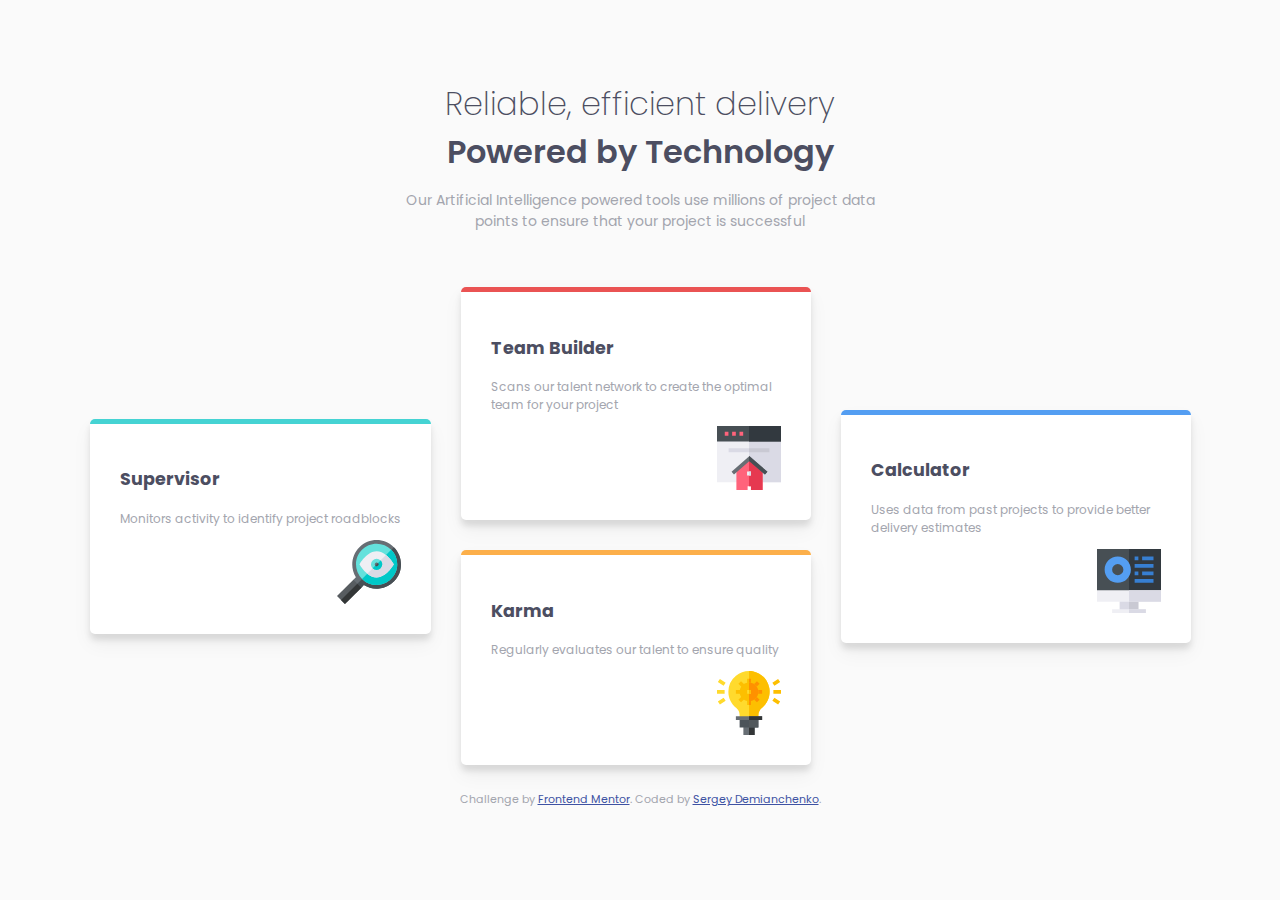
<file: index.html>
<!DOCTYPE html>
<html lang="en">
  <head>
    <meta charset="UTF-8" />
    <meta name="viewport" content="width=device-width, initial-scale=1.0" />
    <!-- displays site properly based on user's device -->

    <link
      rel="icon"
      type="image/png"
      sizes="32x32"
      href="./images/favicon-32x32.png"
    />
    <link rel="stylesheet" href="styles.css" />

    <title>Frontend Mentor | Four card feature section</title>

    <!-- Feel free to remove these styles or customise in your own stylesheet 👍 -->
    <style>
      .attribution {
        font-size: 11px;
        text-align: center;
      }
      .attribution a {
        color: hsl(228, 45%, 44%);
      }
    </style>
  </head>
  <body>
    <header class="header">
      <h1>Reliable, efficient delivery</h1>
      <h2>Powered by Technology</h2>
      <p>
        Our Artificial Intelligence powered tools use millions of project data
        points to ensure that your project is successful
      </p>
    </header>
    <div class="container">
      <div>
          <div class="card color-cyan">
            <h3>Supervisor</h3>
            <p>Monitors activity to identify project roadblocks</p>
            <img
              src="images/icon-supervisor.svg"
              alt="supervisor"
              class="card-image"
            />
          </div>
      </div>
      <div>
          <div class="card color-red">
            <h3>Team Builder</h3>
            <p>
              Scans our talent network to create the optimal team for your project
            </p>
            <img
              src="images/icon-team-builder.svg"
              alt="team-builder"
              class="card-image"
            />
          </div>
          <div class="card color-orange">
            <h3>Karma</h3>
            <p>Regularly evaluates our talent to ensure quality</p>
            <img src="images/icon-karma.svg" alt="karma" class="card-image" />
          </div>
      </div>
      <div>
          <div class="card color-blue">
            <h3>Calculator</h3>
            <p>Uses data from past projects to provide better delivery estimates</p>
            <img
              src="images/icon-calculator.svg"
              alt="calculator"
              class="card-image"
            />
          </div>
      </div>
    </div>
    <footer>
      <p class="attribution">
        Challenge by
        <a href="https://www.frontendmentor.io?ref=challenge" target="_blank"
          >Frontend Mentor</a
        >. Coded by <a href="#">Sergey Demianchenko</a>.
      </p>
    </footer>
  </body>
</html>
</file>
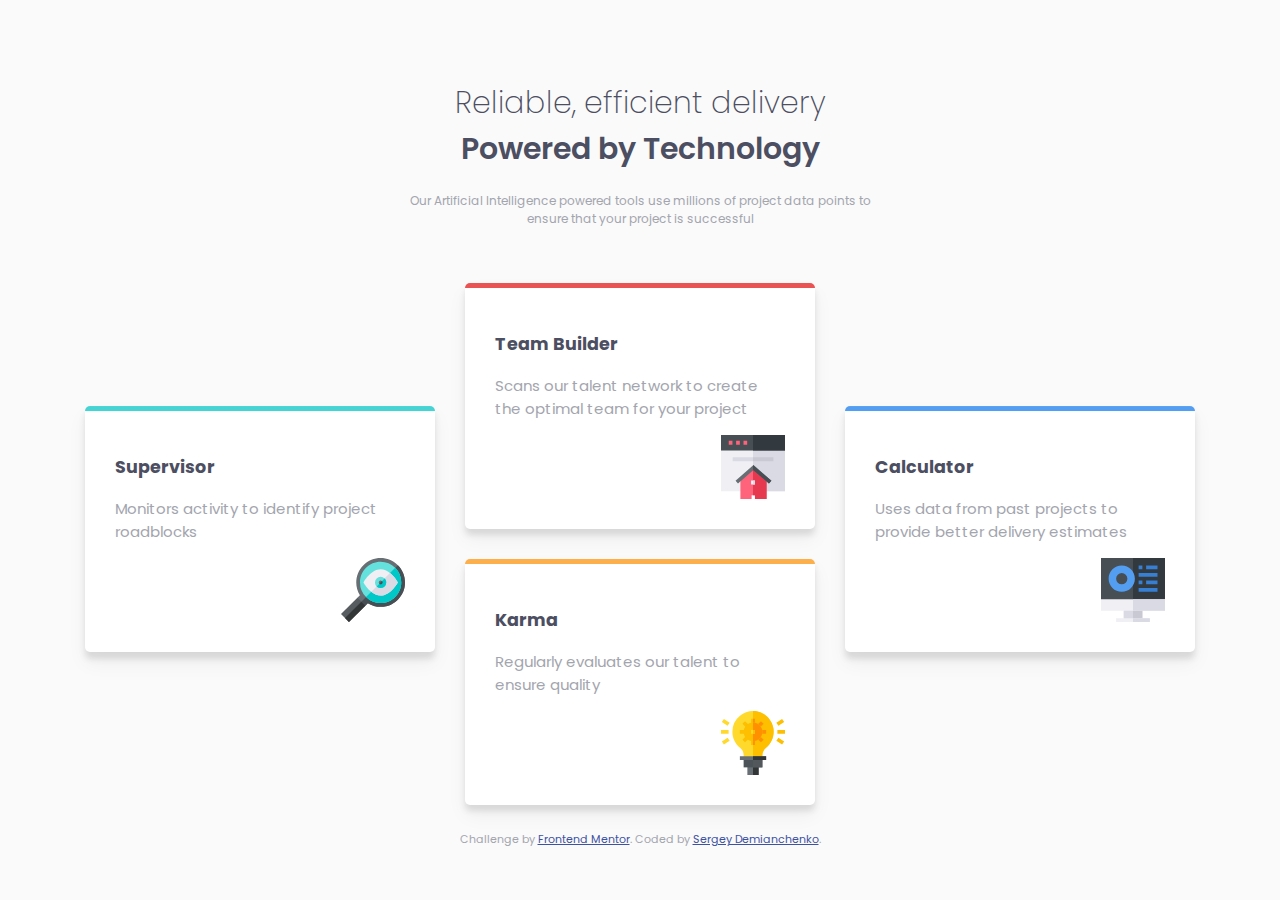
<file: index-v1.html>
<!DOCTYPE html>
<html lang="en">
<head>
  <meta charset="UTF-8">
  <meta name="viewport" content="width=device-width, initial-scale=1.0"> <!-- displays site properly based on user's device -->

  <link rel="icon" type="image/png" sizes="32x32" href="./images/favicon-32x32.png">
  <link rel="stylesheet" href="styles-v1.css">
  
  <title>Frontend Mentor | Four card feature section</title>

  <!-- Feel free to remove these styles or customise in your own stylesheet 👍 -->
  <style>
    .attribution { font-size: 11px; text-align: center; }
    .attribution a { color: hsl(228, 45%, 44%); }
  </style>
</head>
<body>
  <div class="header">
    <h1>Reliable, efficient delivery<span> Powered by Technology</span></h1>
    <p>
      Our Artificial Intelligence powered tools use millions of project data points
      to ensure that your project is successful
    </p>
  </div>
  <div class="container">
    <div class="card color-cyan card-push">
      <h3>Supervisor</h3>
      <p>Monitors activity to identify project roadblocks</p>
      <img src="images/icon-supervisor.svg" alt="supervisor" class="card-image">
    </div>
    <div class="card color-red">
      <h3>Team Builder</h3>
      <p>Scans our talent network to create the optimal team for your project</p>
      <img src="images/icon-team-builder.svg" alt="team-builder" class="card-image">
    </div>
    <div class="card color-blue card-push">
      <h3>Calculator</h3>
      <p>Uses data from past projects to provide better delivery estimates</p>
      <img src="images/icon-calculator.svg" alt="calculator" class="card-image">
    </div>
    <div class="card color-orange">
      <h3>Karma</h3>
      <p>Regularly evaluates our talent to ensure quality</p>
      <img src="images/icon-karma.svg" alt="karma" class="card-image">
    </div>
  </div>
  <footer>
    <p class="attribution">
      Challenge by <a href="https://www.frontendmentor.io?ref=challenge" target="_blank">Frontend Mentor</a>. 
      Coded by <a href="#">Sergey Demianchenko</a>.
    </p>
  </footer>
</body>
</html>
</file>
<file: styles.css>
@import url('https://fonts.googleapis.com/css2?family=Poppins:wght@200;400;600&display=swap');

body {
    background-color: hsl(0, 0%, 98%);
    font-size: 15px;
}

* {
    font-family: Poppins;
    box-sizing: border-box;
}

p {
    color: hsl(229, 6%, 66%);
    font-size: 12px;
}

.header {
    max-width: 505px;
    margin: 80px auto 40px auto;
    text-align: center;
}

.header h1 {
    font-weight: 200;
    color: hsl(234, 12%, 34%);
    margin: 0 0;
    font-size: 1.5rem;
}

.header h2 {
    font-weight: 600;
    color: hsl(234, 12%, 34%);
    margin: 0 0;
    font-size: 1.5rem;
}

.header p {
    font-size: 1rem;
}

@media (min-width: 1156px) {
    .header h1 {
        font-size: 2rem;
    }

    .header h2 {
        font-size: 2rem;
    }

    .header p {
        font-size: 14px;
    }
}


.container {
    display: flex;
    justify-content: center;
    align-items: center;
    flex-direction: column;
}

@media (min-width: 1156px) {
    .container {
        flex-direction: row;
    }
}

.card {
    max-width: 350px;
    padding: 30px;
    margin: 15px;
    position: relative;
    background-color: white;
    box-shadow: 0 10px 20px rgba(0,0,0,0.05), 0 6px 6px rgba(0,0,0,0.1);
    border-radius: 5px;
    overflow: hidden;
}

.card::after {
    height: 5px;
    content: "";
    position: absolute;
    top: 0;
    left: 0;
    width: 100%;
}

.color-cyan::after{
    background-color: hsl(180, 62%, 55%);
}

.color-red::after{
    background-color: hsl(0, 78%, 62%);
}

.color-blue::after{
    background-color: hsl(212, 86%, 64%);
}

.color-orange::after{
    background-color: hsl(34, 97%, 64%);
}

.color-red {
    margin-bottom: 30px;
}

.card-image {
    display: block;
    margin: 0 0 0 auto;
}

.card h3 {
    color: hsl(234, 12%, 34%);
}
</file>
<file: styles-v1.css>
@import url('https://fonts.googleapis.com/css2?family=Poppins:wght@200;400;600&display=swap');

body {
    background-color: hsl(0, 0%, 98%);
    font-size: 15px;
}

* {
    font-family: Poppins;
    box-sizing: border-box;
}

p {
    color: hsl(229, 6%, 66%);
}

.header {
    max-width: 500px;
    margin: 80px auto 40px auto;
    text-align: center;
}

.header h1 {
    font-weight: 200;
    color: hsl(234, 12%, 34%);
}

.header span {
    font-weight: 600;
}

.header p {
    font-size: 12px;
}

.container {
    display: flex;
    flex-wrap: wrap;
    justify-content: center;
}

.card {
    max-width: 350px;
    padding: 30px;
    margin: 15px;
    position: relative;
    background-color: white;
    box-shadow: 0 10px 20px rgba(0,0,0,0.05), 0 6px 6px rgba(0,0,0,0.1);
    border-radius: 5px;
    overflow: hidden;
}

.card::after {
    height: 5px;
    content: "";
    position: absolute;
    top: 0;
    left: 0;
    width: 100%;
}

.color-cyan::after{
    background-color: hsl(180, 62%, 55%);
}

.color-red::after{
    background-color: hsl(0, 78%, 62%);
}

.color-blue::after{
    background-color: hsl(212, 86%, 64%);
}

.color-orange::after{
    background-color: hsl(34, 97%, 64%);
}

.card-image {
    display: block;
    margin: 0 0 0 auto;
}

.card-push {
    transform: translateY(0);
}


@media (min-width: 1156px) {
    .card-push {
        transform: translateY(50%);
    }
}

.card h3 {
    color: hsl(234, 12%, 34%);
}
</file>
